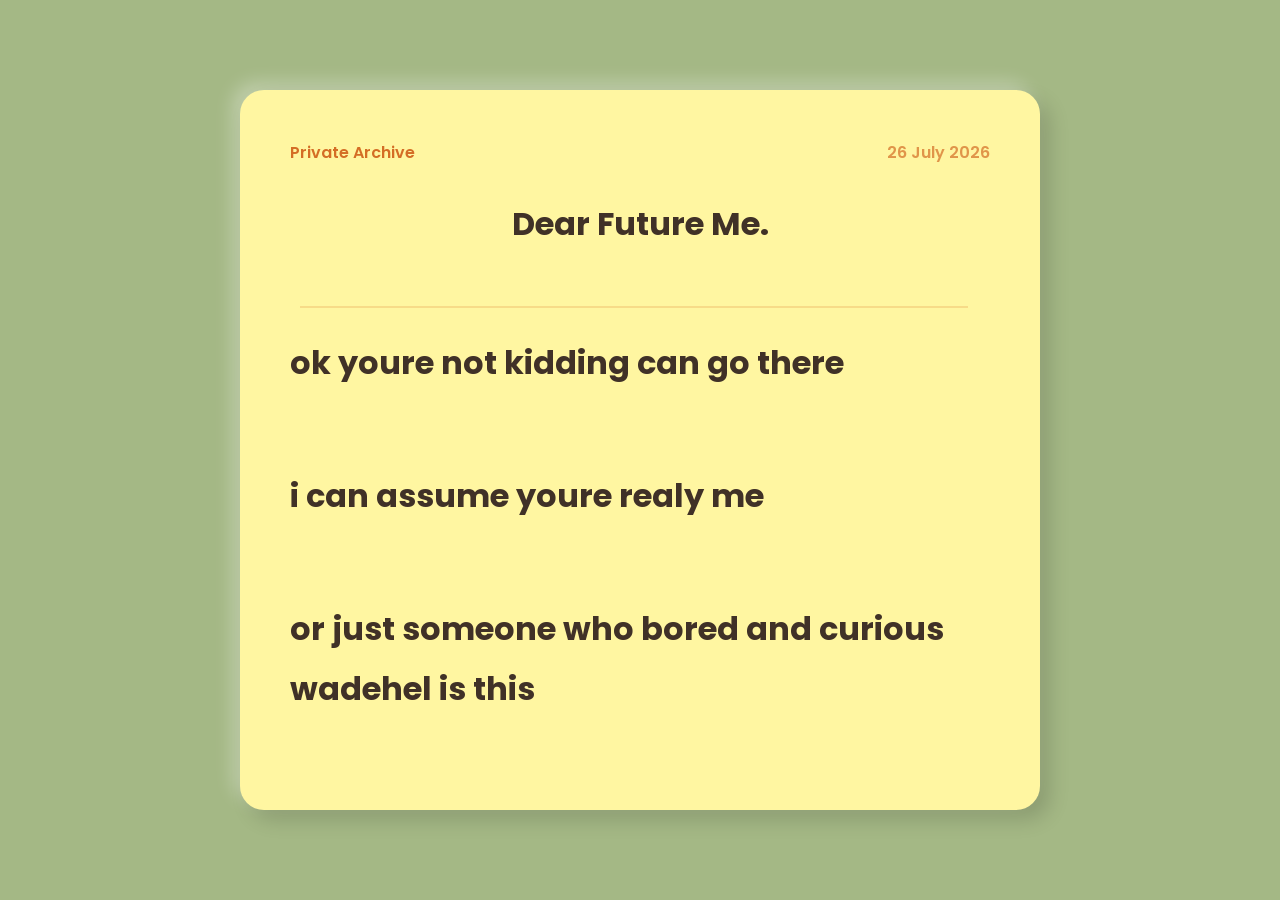
<file: wkwk.html>
<head>
      <link rel="stylesheet" href="style.css"/>
</head>

<body>

<div class="card card-read">

    <div class="header">

        <span>Private Archive</span>

        <span class="date">26 July 2026</span>

    </div>

    <div class="title">
        <h1>Dear Future Me.</h1>
    </div>
<div class="container">
    <div class="line"></div>

    <div class="text">

        <h1>ok youre not kidding can go there<h1>
        <h1>i can assume youre realy me <h1>
        <h1>or just someone who bored and curious wadehel is this</h1>
        <h1>but idc who you are</h1>
        <h1>when you see this message so you have time to open this and read this</h1>
        <h1>today is 26-07-2026 when i made this shit its sunday, what is the date right now<h1>
        <h1>is the wheather good?</h1>
        <h1>how are you today?</h1>
        <h1>are you reading this with someone?</h1>
        <h1>ok idc</h1>
        <h1>are you having bad day?</h1>
        <h1>where are you rn</h1>
        <h1>are you already eaten?</h1>
        <h1>ok how about your dream what do you achive?</h1>
        <h1>is it so hard?, yeh its always hard nothing easy in this life</h1>  
        <h1>i have dream, in the future i want going to the other country</h1>
        <h1>am i will achieve it</h1>
        <h1>oh i want to ask you, you never have a GF, so do you have it</h1>
        <h1>if you still dont have it or break hope you will get it the best girl in yor life</h1>
        <h1>ohh how about your degree is it good?</h1>
        <h1>how about mom and dad is they healthy?</h1>
        <h1>ohh how about football spain is win the wc in 2026 how about now</h1>
        <h1>do you still like football, is mancity still good?</h1>
        <h1>oh yeah racing in F1 "dudududud max verstapen" wkwk</h1>
        <h1>oh yah anime how about thats what is your favorite rn?</h1>
        <h1>yeah i think just thats what can i think i can think another again soo, good luck my self</h1>

    </div>
</div>


</div>
</body>
</file>
<file: style.css>
@import url('https://fonts.googleapis.com/css2?family=Poppins:wght@300;400;500;600;700&display=swap');

:root{

--bg:#A4B885;
--card:#FFF6A1;
--input:#FDC086;
--accent:#D46D25;
--text:#403127;

}

body{
    margin: 0;
    height: 100vh;
    overflow: hidden;
}

*{

margin:0;
padding:0;
box-sizing:border-box;
font-family:Poppins,sans-serif;

}

body{

background:var(--bg);

display:flex;

justify-content:center;

align-items:center;

min-height:100vh;

padding:30px;

color:var(--text);

}

.page{

width:100%;

display:flex;

justify-content:center;

}

.card{

width:100%;

max-width:560px;

background:var(--card);

padding:40px;

border-radius:24px;

box-shadow:
10px 10px 20px rgba(0,0,0,.15),
-8px -8px 18px rgba(255,255,255,.3);

}

.card-read{

max-width:800px;

}

.tag{

display:inline-block;

padding:6px 14px;

background:var(--accent);

color:white;

border-radius:50px;

font-size:.8rem;

margin-bottom:20px;

}

h1{

font-size:2rem;

margin-bottom:18px;

}

.description{

line-height:1.8;

margin-bottom:28px;

}

label{

display:block;

margin-bottom:8px;

font-weight:600;

}

input{

width:100%;

padding:15px;

border:none;

border-radius:15px;

background:var(--input);

font-size:1rem;

outline:none;

margin-bottom:18px;

}

button{

width:100%;

padding:15px;

border:none;

border-radius:15px;

background:var(--accent);

color:white;

font-size:1rem;

font-weight:600;

cursor:pointer;

transition:.25s;

}

button:hover{

transform:translateY(-2px);

}

.hint{

display:block;

margin-top:18px;

opacity:.8;

}

#message{

margin-top:15px;

font-weight:600;

}

.text{
margin-top:25px;
display:flex;
flex-direction:column;
gap:18px;
line-height:1.9;
font-size:1rem;

}

.card-read{
    width: min(900px, 90vw);
    height: min(80vh, 900px);

    display:flex;
    flex-direction:column;

    padding:50px;
    border-radius:24px;

    background:var(--card);

    box-shadow:
        10px 10px 20px rgba(0,0,0,.15),
        -8px -8px 18px rgba(255,255,255,.3);
}

.header{
    display:flex;
    justify-content:space-between;
    align-items:center;
    margin-bottom:35px;
}

.header span{
    color:#D46D25;
    font-weight:600;
}

.date{
    opacity:.7;
}

.title{
    text-align:center;
    margin-bottom:30px;
}

.line{
    height:2px;
    background:#D46D25;
    opacity:.2;
    margin:10px;
}

.container{
    flex:1;
    overflow-y:auto;
    padding-right:12px;
}

.container::-webkit-scrollbar{
    width:8px;
}

.container::-webkit-scrollbar-track{
    background:#FDC086;
    border-radius:10px;
}

.container::-webkit-scrollbar-thumb{
    background:#D46D25;
    border-radius:10px;
}

.container::-webkit-scrollbar-thumb:hover{
    background:#b95d1f;
}


.footer{
    margin-top:45px;
    text-align:center;
    opacity:.6;
    font-style:italic;
}
</file>
